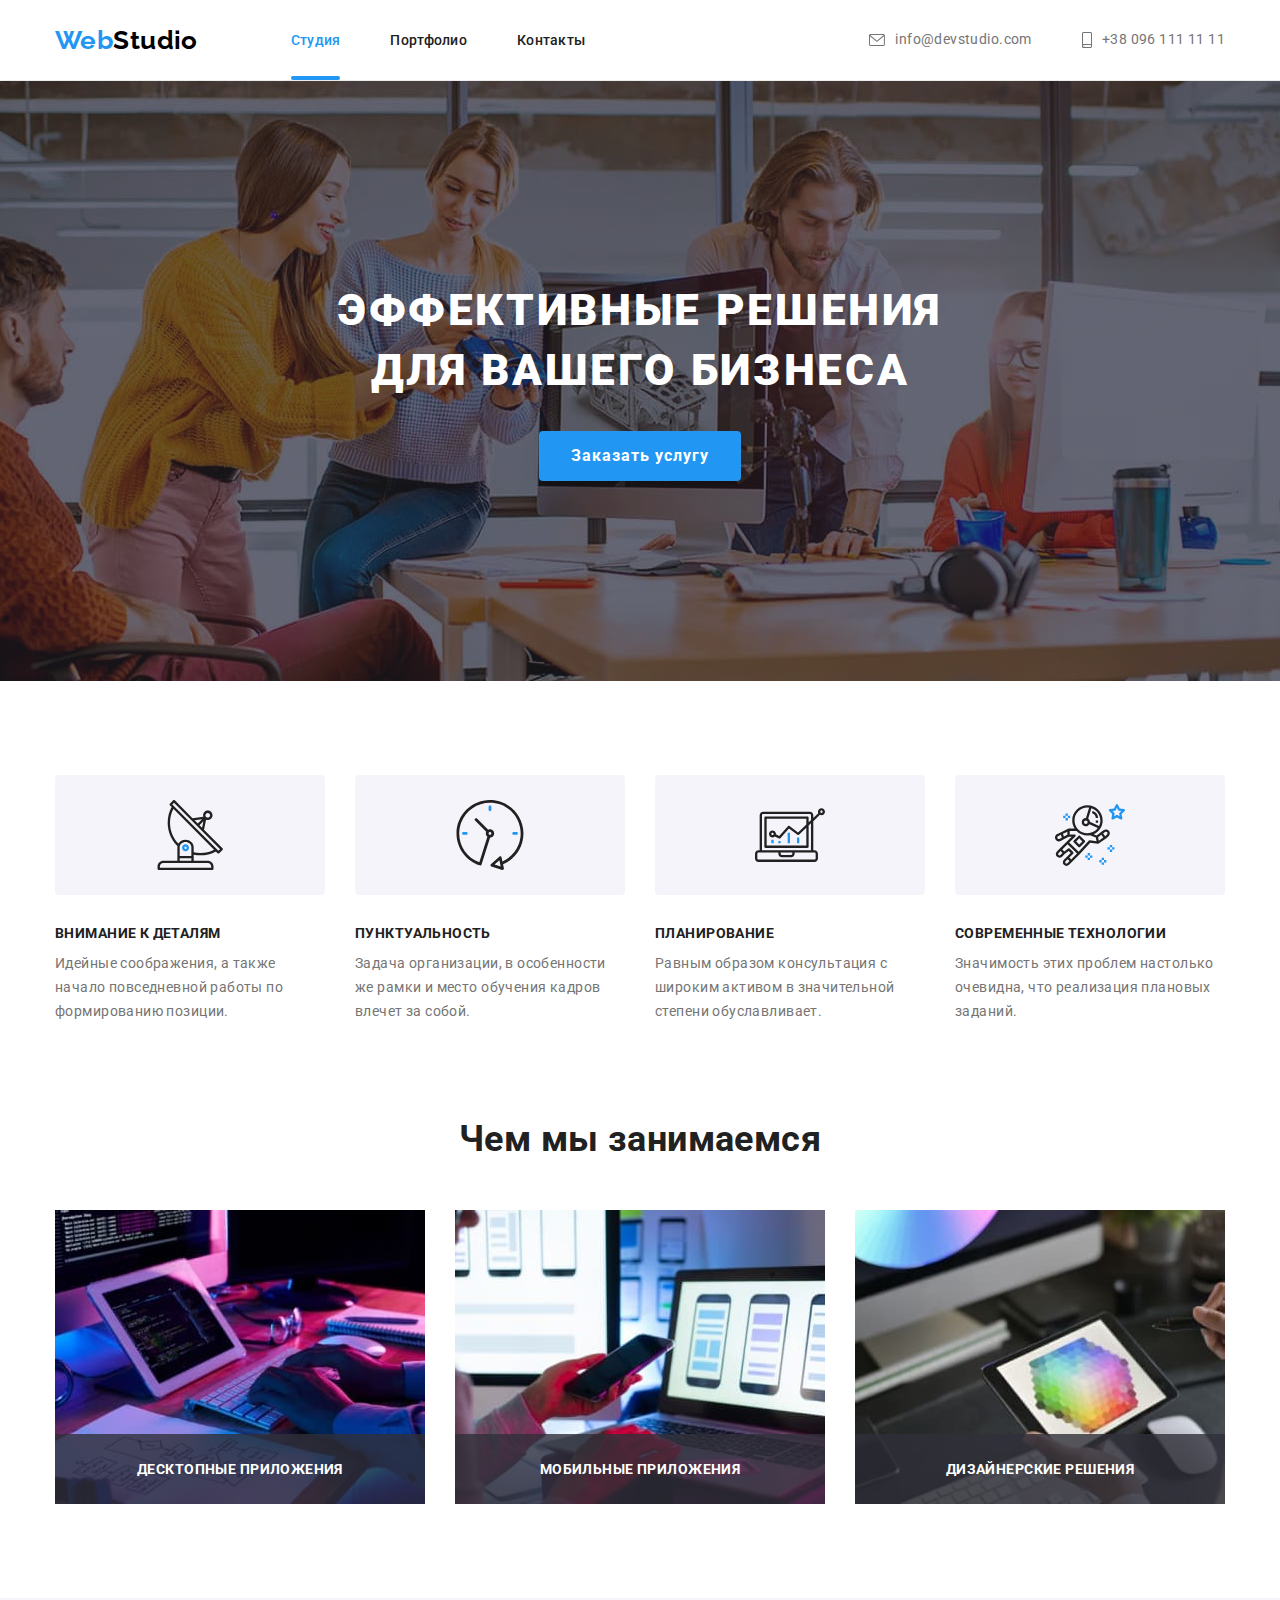
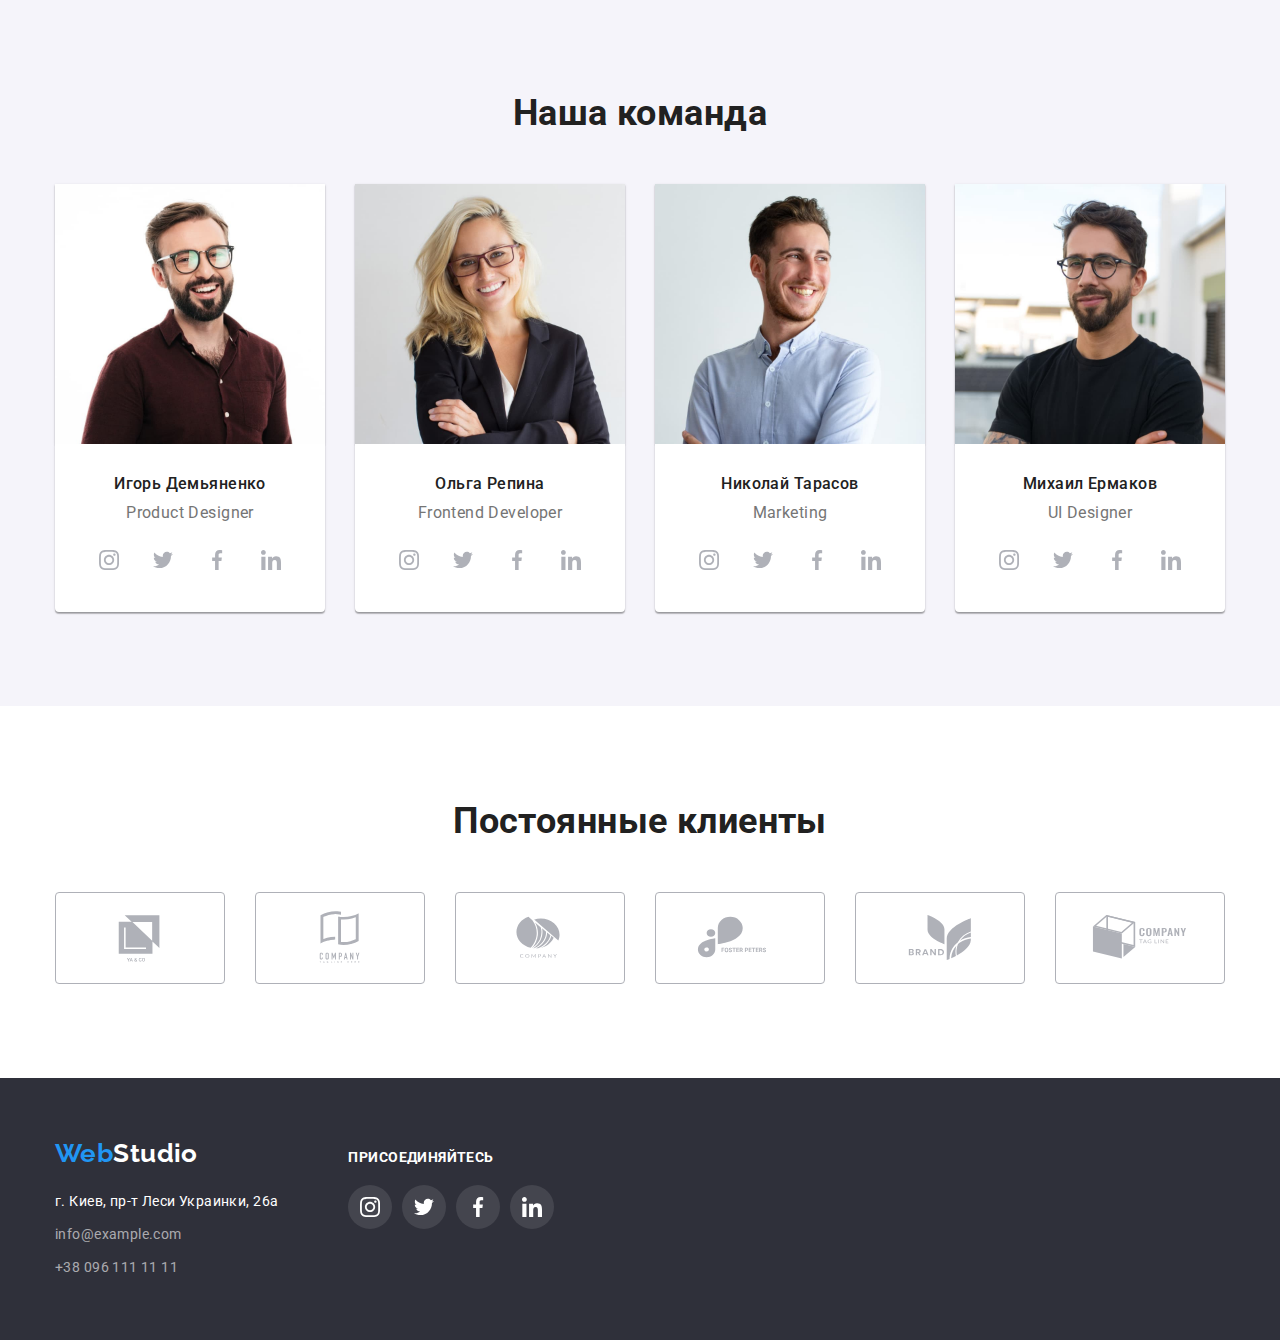
<file: index.html>
<!DOCTYPE html>
<html lang="ru">
  <head>
    <meta charset="UTF-8" />
    <meta http-equiv="X-UA-Compatible" content="IE=edge" />
    <meta name="viewport" content="width=device-width, initial-scale=1.0" />

    <title>Document</title>

    <link rel="preconnect" href="https://fonts.googleapis.com" />
    <link rel="preconnect" href="https://fonts.gstatic.com" crossorigin />
    <link
      href="https://fonts.googleapis.com/css2?family=Raleway:wght@700&family=Roboto:wght@400;500;700;900&display=swap"
      rel="stylesheet"
    />
    <link
      rel="stylesheet"
      href="https://cdnjs.cloudflare.com/ajax/libs/modern-normalize/1.1.0/modern-normalize.min.css"
    />
    <link rel="stylesheet" href="./css/styles.css" />
  </head>

  <body>
    <!-- !Шапка -->

    <header class="header">
      <div class="container main-nav">
        <nav class="container-nav">
          <a class="logo" href="./index.html">Web<span class="logo-dark">Studio</span></a>

          <ul class="nav">
            <li class="nav-item">
              <a class="nav-link current" href="./index.html">Студия</a>
            </li>
            <li class="nav-item"><a class="nav-link" href="./portfolio.html">Портфолио</a></li>
            <li class="nav-item"><a class="nav-link" href="">Контакты</a></li>
          </ul>
        </nav>

        <ul class="contact">
          <li class="contact-item">
            <a class="contact-link" href="mailto:info@devstudio.com">
              <svg class="contact-icon" width="16px" height="12px">
                <use href="./imeges/icons.svg#icon-envelope"></use>
              </svg>
              info@devstudio.com</a
            >
          </li>
          <li class="contact-item">
            <a class="contact-link" href="tel:+380961111111">
              <svg class="contact-icon" width="10px" height="16px">
                <use href="./imeges/icons.svg#icon-smartphone"></use>
              </svg>
              +38 096 111 11 11</a
            >
          </li>
        </ul>
      </div>
    </header>

    <main>
      <!-- !Герой -->

      <section class="hero">
        <div class="container">
          <h1 class="title">Эффективные решения для вашего бизнеса</h1>
          <button class="btn-main btn" type="button" data-modal-open>Заказать услугу</button>
        </div>
      </section>

      <!-- !Список качеств-->
      <section class="section">
        <div class="container">
          <h2 class="visually-hidden">Список качеств</h2>
          <ul class="qualities-list">
            <li class="qualities-item">
              <div class="qualities-img">
                <svg class="qualities-icon" width="70px" height="70px">
                  <use href="./imeges/icons.svg#icon-lamp"></use>
                </svg>
              </div>
              <h3 class="qualities-title">Внимание к деталям</h3>
              <p class="qualities-text">
                Идейные соображения, а также начало повседневной работы по формированию позиции.
              </p>
            </li>
            <li class="qualities-item">
              <div class="qualities-img">
                <svg class="qualities-icon" width="70px" height="70px">
                  <use href="./imeges/icons.svg#icon-clock"></use>
                </svg>
              </div>
              <h3 class="qualities-title">Пунктуальность</h3>
              <p class="qualities-text">
                Задача организации, в особенности же рамки и место обучения кадров влечет за собой.
              </p>
            </li>
            <li class="qualities-item">
              <div class="qualities-img">
                <svg class="qualities-icon" width="70px" height="70px">
                  <use href="./imeges/icons.svg#icon-comp"></use>
                </svg>
              </div>
              <h3 class="qualities-title">Планирование</h3>
              <p class="qualities-text">
                Равным образом консультация с широким активом в значительной степени обуславливает.
              </p>
            </li>
            <li class="qualities-item">
              <div class="qualities-img">
                <svg class="qualities-icon" width="70px" height="70px">
                  <use href="./imeges/icons.svg#icon-cosmo"></use>
                </svg>
              </div>
              <h3 class="qualities-title">Современные технологии</h3>
              <p class="qualities-text">
                Значимость этих проблем настолько очевидна, что реализация плановых заданий.
              </p>
            </li>
          </ul>
        </div>
      </section>

      <!-- !Список примеров -->

      <section class="section none">
        <div class="container">
          <h2 class="examples-title">Чем мы занимаемся</h2>
          <ul class="examples">
            <li class="examples-pict">
              <img src="./imeges/img1.jpg" alt="work computer" width="370" />
				  <div class="thumb">
					  <h3 class="thumb-title">Десктопные приложения</h3>
				  </div>
            </li>
            <li class="examples-pict">
              <img src="./imeges/img2.jpg" alt="work phone" width="370" />
				  <div class="thumb">
					<h3 class="thumb-title">Мобильные приложения</h3>
				</div>
            </li>
            <li class="examples-pict">
              <img src="./imeges/img3.jpg" alt="work tab" width="370" />
				  <div class="thumb">
					<h3 class="thumb-title">Дизайнерские решения</h3>
				</div>
            </li>
          </ul>
        </div>
      </section>

      <!-- !Наша команда -->
      <section class="section background">
        <div class="container">
          <h2 class="team-title">Наша команда</h2>

          <ul class="team">
            <li class="team-box">
              <img class="shadow" src="./imeges/foto1.jpg" alt="Product Designer" width="270" />
              <div class="box-name">
                <h3 class="team-name">Игорь Демьяненко</h3>
                <p lang="en" class="team-proff">Product Designer</p>
                <ul class="team-social-list">
                  <li class="team-social-item">
                    <a href="" class="team-link social">
                      <svg class="team-social-icon" width="20" height="20">
                        <use href="./imeges/icons.svg#icon-instagram"></use>
                      </svg>
                    </a>
                  </li>
                  <li class="team-social-item">
                    <a href="" class="team-link social">
                      <svg class="team-social-icon" width="20" height="20">
                        <use href="./imeges/icons.svg#icon-twitter"></use>
                      </svg>
                    </a>
                  </li>
                  <li class="team-social-item">
                    <a href="" class="team-link social">
                      <svg class="team-social-icon" width="20" height="20">
                        <use href="./imeges/icons.svg#icon-facebook"></use>
                      </svg>
                    </a>
                  </li>
                  <li class="team-social-item">
                    <a href="" class="team-link social">
                      <svg class="team-social-icon" width="20" height="20">
                        <use href="./imeges/icons.svg#icon-linkedin"></use>
                      </svg>
                    </a>
                  </li>
                </ul>
              </div>
            </li>

            <li class="team-box">
              <img class="shadow" src="./imeges/foto2.jpg" alt="Frontend Developer" width="270" />
              <div class="box-name">
                <h3 class="team-name">Ольга Репина</h3>
                <p lang="en" class="team-proff">Frontend Developer</p>
                <ul class="team-social-list">
                  <li class="team-social-item">
                    <a href="" class="team-link social">
                      <svg class="team-social-icon" width="20" height="20">
                        <use href="./imeges/icons.svg#icon-instagram"></use>
                      </svg>
                    </a>
                  </li>
                  <li class="team-social-item">
                    <a href="" class="team-link social">
                      <svg class="team-social-icon" width="20" height="20">
                        <use href="./imeges/icons.svg#icon-twitter"></use>
                      </svg>
                    </a>
                  </li>
                  <li class="team-social-item">
                    <a href="" class="team-link social">
                      <svg class="team-social-icon" width="20" height="20">
                        <use href="./imeges/icons.svg#icon-facebook"></use>
                      </svg>
                    </a>
                  </li>
                  <li class="team-social-item">
                    <a href="" class="team-link social">
                      <svg class="team-social-icon" width="20" height="20">
                        <use href="./imeges/icons.svg#icon-linkedin"></use>
                      </svg>
                    </a>
                  </li>
                </ul>
              </div>
            </li>

            <li class="team-box">
              <img class="shadow" src="./imeges/foto3.jpg" alt="Marketing" width="270" />
              <div class="box-name">
                <h3 class="team-name">Николай Тарасов</h3>
                <p lang="en" class="team-proff">Marketing</p>
                <ul class="team-social-list">
                  <li class="team-social-item">
                    <a href="" class="team-link social">
                      <svg class="team-social-icon" width="20" height="20">
                        <use href="./imeges/icons.svg#icon-instagram"></use>
                      </svg>
                    </a>
                  </li>
                  <li class="team-social-item">
                    <a href="" class="team-link social">
                      <svg class="team-social-icon" width="20" height="20">
                        <use href="./imeges/icons.svg#icon-twitter"></use>
                      </svg>
                    </a>
                  </li>
                  <li class="team-social-item">
                    <a href="" class="team-link social">
                      <svg class="team-social-icon" width="20" height="20">
                        <use href="./imeges/icons.svg#icon-facebook"></use>
                      </svg>
                    </a>
                  </li>
                  <li class="team-social-item">
                    <a href="" class="team-link social">
                      <svg class="team-social-icon" width="20" height="20">
                        <use href="./imeges/icons.svg#icon-linkedin"></use>
                      </svg>
                    </a>
                  </li>
                </ul>
              </div>
            </li>

            <li class="team-box">
              <img class="shadow" src="./imeges/foto4.jpg" alt="UI Designer" width="270" />
              <div class="box-name">
                <h3 class="team-name">Михаил Ермаков</h3>
                <p lang="en" class="team-proff">UI Designer</p>
                <ul class="team-social-list">
                  <li class="team-social-item">
                    <a href="" class="team-link social">
                      <svg class="team-social-icon" width="20" height="20">
                        <use href="./imeges/icons.svg#icon-instagram"></use>
                      </svg>
                    </a>
                  </li>
                  <li class="team-social-item">
                    <a href="" class="team-link social">
                      <svg class="team-social-icon" width="20" height="20">
                        <use href="./imeges/icons.svg#icon-twitter"></use>
                      </svg>
                    </a>
                  </li>
                  <li class="team-social-item">
                    <a href="" class="team-link social">
                      <svg class="team-social-icon" width="20" height="20">
                        <use href="./imeges/icons.svg#icon-facebook"></use>
                      </svg>
                    </a>
                  </li>
                  <li class="team-social-item">
                    <a href="" class="team-link social">
                      <svg class="team-social-icon" width="20" height="20">
                        <use href="./imeges/icons.svg#icon-linkedin"></use>
                      </svg>
                    </a>
                  </li>
                </ul>
              </div>
            </li>
          </ul>
        </div>
      </section>

      <section class="section">
        <div class="container">
          <h2 class="client-title">Постоянные клиенты</h2>
          <ul class="client-list">
            <li class="client-item">
              <a href="" class="client-link">
                <svg class="client-icon" width="106" height="60">
                  <use href="./imeges/icons.svg#icon-LogoY"></use>
                </svg>
              </a>
            </li>
            <li class="client-item">
              <a href="" class="client-link">
                <svg class="client-icon" width="106" height="60">
                  <use href="./imeges/icons.svg#icon-LogoTigLine"></use>
                </svg>
              </a>
            </li>
            <li class="client-item">
              <a href="" class="client-link">
                <svg class="client-icon" width="106" height="60">
                  <use href="./imeges/icons.svg#icon-Logocompany"></use>
                </svg>
              </a>
            </li>
            <li class="client-item">
              <a href="" class="client-link">
                <svg class="client-icon" width="106" height="60">
                  <use href="./imeges/icons.svg#icon-Logofoster"></use>
                </svg>
              </a>
            </li>
            <li class="client-item">
              <a href="" class="client-link">
                <svg class="client-icon" width="106" height="60">
                  <use href="./imeges/icons.svg#icon-Logobrand"></use>
                </svg>
              </a>
            </li>
            <li class="client-item">
              <a href="" class="client-link">
                <svg class="client-icon" width="106" height="60">
                  <use href="./imeges/icons.svg#icon-Logocub"></use>
                </svg>
              </a>
            </li>
          </ul>
        </div>
      </section>
    </main>

    <!--!footer -->
    <footer class="footer">
      <div class="container flex-footer">
        <div class="address-footer">
          <a class="logo" href="./index.html">Web<span class="logo-light">Studio</span></a>

          <address class="main-address">
            <ul class="address">
              <li class="map-item">
                <a
                  class="map-link"
                  href="https://goo.gl/maps/Zfk1go88PQ9JeGADA"
                  target="_blank"
                  rel="noopener noreferrer"
                  >г. Киев, пр-т Леси Украинки, 26a</a
                >
              </li>
              <li class="address-item">
                <a class="address-link" href="mailto:info@example.com">info@example.com</a>
              </li>
              <li class="address-item">
                <a class="address-link" href="tel:+380961111111">+38 096 111 11 11</a>
              </li>
            </ul>
          </address>
        </div>

        <div class="social-footer">
          <h3 class="footer-social-title">Присоединяйтесь</h3>
          <ul class="footer-social-list">
            <li class="footer-social-item">
              <a href="" class="footer-link social">
                <svg class="team-social-icon" width="20" height="20">
                  <use href="./imeges/icons.svg#icon-instagram"></use>
                </svg>
              </a>
            </li>
            <li class="footer-social-item">
              <a href="" class="footer-link social">
                <svg class="team-social-icon" width="20" height="20">
                  <use href="./imeges/icons.svg#icon-twitter"></use>
                </svg>
              </a>
            </li>
            <li class="footer-social-item">
              <a href="" class="footer-link social">
                <svg class="team-social-icon" width="20" height="20">
                  <use href="./imeges/icons.svg#icon-facebook"></use>
                </svg>
              </a>
            </li>
            <li class="footer-social-item">
              <a href="" class="footer-link social">
                <svg class="team-social-icon" width="20" height="20">
                  <use href="./imeges/icons.svg#icon-linkedin"></use>
                </svg>
              </a>
            </li>
          </ul>
        </div>
      </div>
    </footer>

    <div class="backdrop is-hidden"data-modal>
      <div class="modal">
        <button class="button-modal" data-modal-close>
			<svg class="team-social-icon" width="18" height="18">
				<use href="./imeges/icons.svg#icon-close-black"></use>
			 </svg>
		  </button>
      </div>
    </div>
    <script src="./modal.js"></script>
  </body>
</html>
</file>
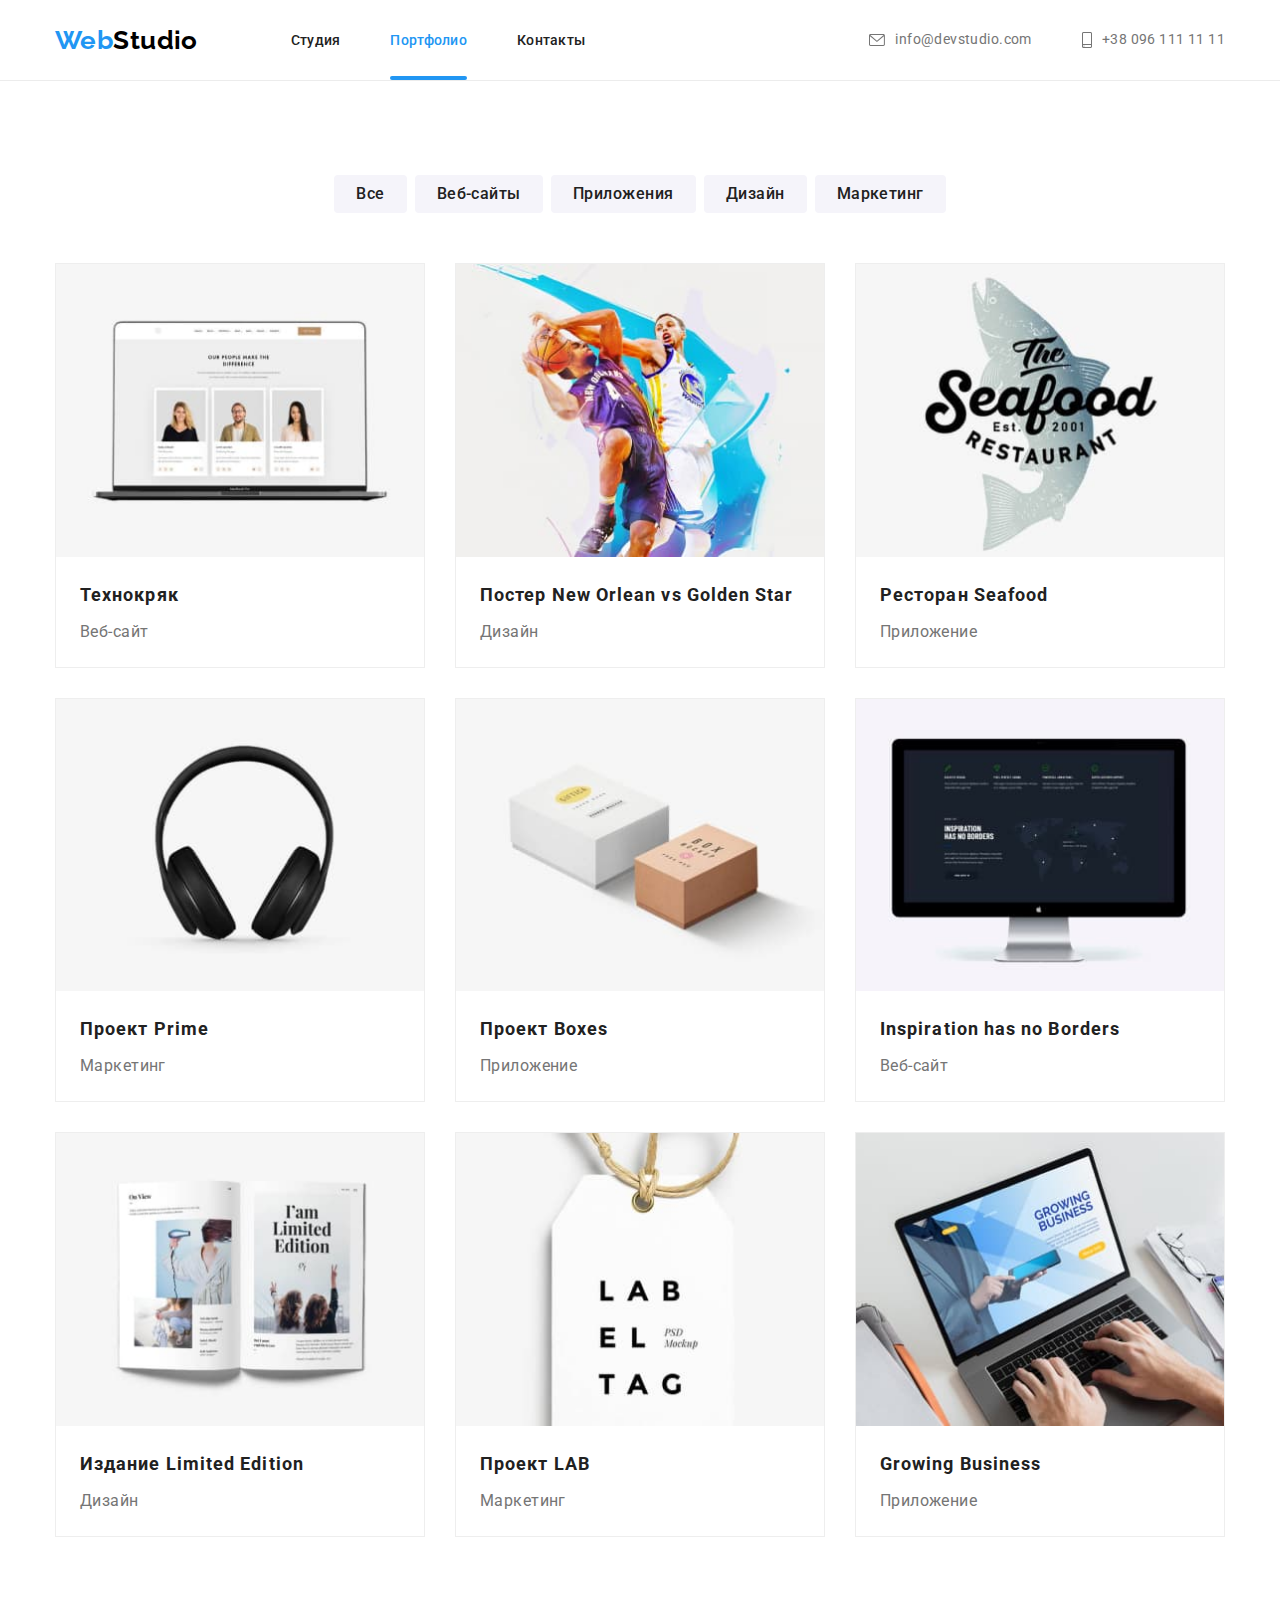
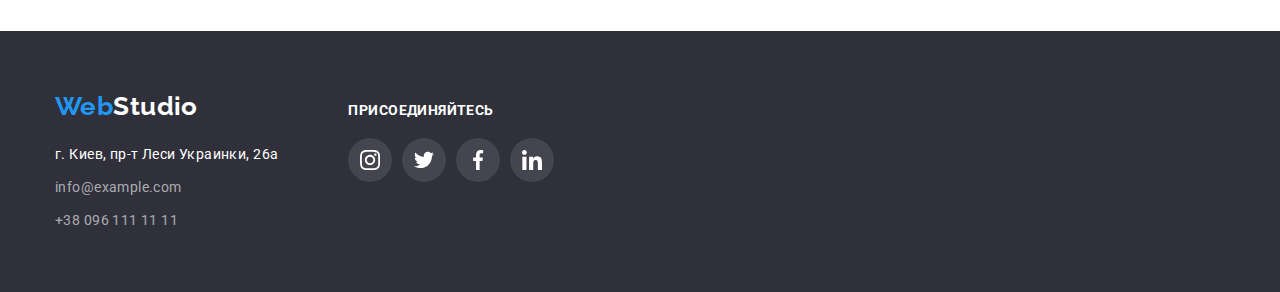
<file: portfolio.html>
<!DOCTYPE html>
<html lang="ru">
  <head>
    <meta charset="UTF-8" />
    <meta http-equiv="X-UA-Compatible" content="IE=edge" />
    <meta name="viewport" content="width=device-width, initial-scale=1.0" />

    <title>Document</title>

    <link rel="preconnect" href="https://fonts.googleapis.com" />
    <link rel="preconnect" href="https://fonts.gstatic.com" crossorigin />
    <link
      href="https://fonts.googleapis.com/css2?family=Raleway:wght@700&family=Roboto:wght@400;500;700;900&display=swap"
      rel="stylesheet"
    />
    <link
      rel="stylesheet"
      href="https://cdnjs.cloudflare.com/ajax/libs/modern-normalize/1.1.0/modern-normalize.min.css"
    />
    <link rel="stylesheet" href="./css/styles.css" />
  </head>

  <body>
    <!-- !Шапка -->

    <header class="header">
      <div class="container main-nav">
        <nav class="container-nav">
          <a class="logo" href="./index.html">Web<span class="logo-dark">Studio</span></a>

          <ul class="nav">
            <li class="nav-item">
              <a class="nav-link" href="./index.html">Студия</a>
            </li>
            <li class="nav-item">
              <a class="nav-link current" href="./portfolio.html">Портфолио</a>
            </li>
            <li class="nav-item"><a class="nav-link" href="">Контакты</a></li>
          </ul>
        </nav>

        <ul class="contact">
          <li class="contact-item">
            <a class="contact-link" href="mailto:info@devstudio.com">
              <svg class="contact-icon" width="16px" height="12px">
                <use href="./imeges/icons.svg#icon-envelope"></use>
              </svg>
              info@devstudio.com</a
            >
          </li>
          <li class="contact-item">
            <a class="contact-link" href="tel:+380961111111">
              <svg class="contact-icon" width="10px" height="16px">
                <use href="./imeges/icons.svg#icon-smartphone"></use>
              </svg>
              +38 096 111 11 11</a
            >
          </li>
        </ul>
      </div>
    </header>

    <main>
      <!-- !Portfolio -->
      <section class="section">
        <div class="container">
          <h1 class="visually-hidden">Portfolio</h1>
          <ul class="btn-list">
            <li class="btn-item">
              <button class="btn-portfolio btn" type="button">Все</button>
            </li>
            <li class="btn-item">
              <button class="btn-portfolio btn" type="button">Веб-сайты</button>
            </li>
            <li class="btn-item">
              <button class="btn-portfolio btn" type="button">Приложения</button>
            </li>
            <li class="btn-item">
              <button class="btn-portfolio btn" type="button">Дизайн</button>
            </li>
            <li class="btn-item">
              <button class="btn-portfolio btn" type="button">Маркетинг</button>
            </li>
          </ul>

          <ul class="pictures">
            <li class="pictures-li">
              <a href="" class="pictures-link">
                <div class="pictures-thumb">
                  <img src="./imeges/tehnokryak.jpg" alt="tehnokryak" width="370" />
                  <div class="pictures-overlay">
                    <p class="pictures-text">
                      Технокряк это современная площадка распространения коронавируса. Компании
                      используют эту платформу для цифрового шпионажа и атак на защищённые сервера
                      конкурентов.
                    </p>
                  </div>
                </div>
                <div class="pictures-box">
                  <h2 class="title-project">Технокряк</h2>
                  <p class="text-project">Веб-сайт</p>
                </div>
              </a>
            </li>

            <li class="pictures-li">
              <a href="" class="pictures-link">
                <div class="pictures-thumb">
                  <img src="./imeges/poster.jpg" alt="poster" width="370" />
                  <div class="pictures-overlay">
                    <p class="pictures-text">
                      Технокряк это современная площадка распространения коронавируса. Компании
                      используют эту платформу для цифрового шпионажа и атак на защищённые сервера
                      конкурентов.
                    </p>
                  </div>
                </div>
                <div class="pictures-box">
                  <h2 class="title-project">Постер New Orlean vs Golden Star</h2>
                  <p class="text-project">Дизайн</p>
                </div>
              </a>
            </li>

            <li class="pictures-li">
              <a href="" class="pictures-link">
                <div class="pictures-thumb">
                  <img src="./imeges/seafood.jpg" alt="seafood" width="370" />
                  <div class="pictures-overlay">
                    <p class="pictures-text">
                      Технокряк это современная площадка распространения коронавируса. Компании
                      используют эту платформу для цифрового шпионажа и атак на защищённые сервера
                      конкурентов.
                    </p>
                  </div>
                </div>
                <div class="pictures-box">
                  <h2 class="title-project">Ресторан Seafood</h2>
                  <p class="text-project">Приложение</p>
                </div>
              </a>
            </li>

            <li class="pictures-li">
              <a href="" class="pictures-link">
					<div class="pictures-thumb">
                <img src="./imeges/prime.jpg" alt="prime" width="370" />
					 <div class="pictures-overlay">
						<p class="pictures-text">
						  Технокряк это современная площадка распространения коронавируса. Компании
						  используют эту платформу для цифрового шпионажа и атак на защищённые сервера
						  конкурентов.
						</p>
					 </div>
				  </div>
                <div class="pictures-box">
                  <h2 class="title-project">Проект Prime</h2>
                  <p class="text-project">Маркетинг</p>
                </div>
              </a>
            </li>
           
				<li class="pictures-li">
              <a href="" class="pictures-link">
					<div class="pictures-thumb">
                <img src="./imeges/boxes.jpg" alt="boxes" width="370" />
					 <div class="pictures-overlay">
						<p class="pictures-text">
						  Технокряк это современная площадка распространения коронавируса. Компании
						  используют эту платформу для цифрового шпионажа и атак на защищённые сервера
						  конкурентов.
						</p>
					 </div>
				  </div>
                <div class="pictures-box">
                  <h2 class="title-project">Проект Boxes</h2>
                  <p class="text-project">Приложение</p>
                </div>
              </a>
            </li>

            <li class="pictures-li">
              <a href="" class="pictures-link">
					<div class="pictures-thumb">
                <img src="./imeges/inspiration.jpg" alt="inspiration" width="370" />
					 <div class="pictures-overlay">
						<p class="pictures-text">
						  Технокряк это современная площадка распространения коронавируса. Компании
						  используют эту платформу для цифрового шпионажа и атак на защищённые сервера
						  конкурентов.
						</p>
					 </div>
				  </div>
                <div class="pictures-box">
                  <h2 class="title-project">Inspiration has no Borders</h2>
                  <p class="text-project">Веб-сайт</p>
                </div>
              </a>
            </li>

            <li class="pictures-li">
              <a href="" class="pictures-link">
					<div class="pictures-thumb">
                <img src="./imeges/limited.jpg" alt="limited" width="370" />
					 <div class="pictures-overlay">
						<p class="pictures-text">
						  Технокряк это современная площадка распространения коронавируса. Компании
						  используют эту платформу для цифрового шпионажа и атак на защищённые сервера
						  конкурентов.
						</p>
					 </div>
				  </div>
                <div class="pictures-box">
                  <h2 class="title-project">Издание Limited Edition</h2>
                  <p class="text-project">Дизайн</p>
                </div>
              </a>
            </li>

            <li class="pictures-li">
              <a href="" class="pictures-link">
					<div class="pictures-thumb">
                <img src="./imeges/lab.jpg" alt="lab" width="370" />
					 <div class="pictures-overlay">
						<p class="pictures-text">
						  Технокряк это современная площадка распространения коронавируса. Компании
						  используют эту платформу для цифрового шпионажа и атак на защищённые сервера
						  конкурентов.
						</p>
					 </div>
				  </div>
                <div class="pictures-box">
                  <h2 class="title-project">Проект LAB</h2>
                  <p class="text-project">Маркетинг</p>
                </div>
              </a>
            </li>

            <li class="pictures-li">
              <a href="" class="pictures-link">
					<div class="pictures-thumb">
                <img src="./imeges/business.jpg" alt="business" width="370" />
					 <div class="pictures-overlay">
						<p class="pictures-text">
						  Технокряк это современная площадка распространения коронавируса. Компании
						  используют эту платформу для цифрового шпионажа и атак на защищённые сервера
						  конкурентов.
						</p>
					 </div>
				  </div>
                <div class="pictures-box">
                  <h2 class="title-project">Growing Business</h2>
                  <p class="text-project">Приложение</p>
                </div>
              </a>
            </li>
          </ul>
        </div>
      </section>
    </main>

    <!--!footer -->
    <footer class="footer">
      <div class="container flex-footer">
        <div class="address-footer">
          <a class="logo" href="./index.html">Web<span class="logo-light">Studio</span></a>

          <address class="main-address">
            <ul class="address">
              <li class="map-item">
                <a
                  class="map-link"
                  href="https://goo.gl/maps/Zfk1go88PQ9JeGADA"
                  target="_blank"
                  rel="noopener noreferrer"
                  >г. Киев, пр-т Леси Украинки, 26a</a
                >
              </li>
              <li class="address-item">
                <a class="address-link" href="mailto:info@example.com">info@example.com</a>
              </li>
              <li class="address-item">
                <a class="address-link" href="tel:+380961111111">+38 096 111 11 11</a>
              </li>
            </ul>
          </address>
        </div>

        <div class="social-footer">
          <h3 class="footer-social-title">Присоединяйтесь</h3>
          <ul class="footer-social-list">
            <li class="footer-social-item">
              <a href="" class="footer-link social">
                <svg class="team-social-icon" width="20" height="20">
                  <use href="./imeges/icons.svg#icon-instagram"></use>
                </svg>
              </a>
            </li>
            <li class="footer-social-item">
              <a href="" class="footer-link social">
                <svg class="team-social-icon" width="20" height="20">
                  <use href="./imeges/icons.svg#icon-twitter"></use>
                </svg>
              </a>
            </li>
            <li class="footer-social-item">
              <a href="" class="footer-link social">
                <svg class="team-social-icon" width="20" height="20">
                  <use href="./imeges/icons.svg#icon-facebook"></use>
                </svg>
              </a>
            </li>
            <li class="footer-social-item">
              <a href="" class="footer-link social">
                <svg class="team-social-icon" width="20" height="20">
                  <use href="./imeges/icons.svg#icon-linkedin"></use>
                </svg>
              </a>
            </li>
          </ul>
        </div>
      </div>
    </footer>
  </body>
</html>
</file>
<file: css/styles.css>
:root {
  --main-text-color: #757575;
  --second-text-color: #212121;
  --accent-text-color: #2196f3;
  --white-text-color: #ffffff;
  --background-box-dark: #2f303a;
  --background-box-light: #f5f4fa;
  --margin-cards-thirty: 30px;
  --color-icon-main: #afb1b8;
  --timing-function: cubic-bezier(0.4, 0, 0.2, 1);
}

html {
  box-sizing: border-box;
}
button {
  cursor: pointer;
}

body {
  margin: 0;
  font-family: 'Roboto', 'sans-serif';
  color: var(--main-text-color);
  background-color: var(--white-text-color);
  font-size: 14px;
  line-height: 1.71;
  letter-spacing: 0.03em;
}

img {
  display: block;
  height: auto;
  max-width: 100%;
}

p,
h1,
h2,
h3 {
  margin: 0;
}

a {
  text-decoration: none;
}

ul {
  list-style: none;
  padding: 0;
  margin: 0;
}

.container {
  width: 1200px;
  padding-left: 15px;
  padding-right: 15px;
  margin-left: auto;
  margin-right: auto;
}
.section {
  padding-top: 94px;
  padding-bottom: 94px;
}

.btn {
  display: inline-block;
  border-radius: 4px;
  border: transparent;
  font-size: 16px;
}

.social {
  width: 44px;
  height: 44px;
  display: flex;
  justify-content: center;
  align-items: center;
  border-radius: 50%;
}

/* !header */
.header {
  border-bottom: 1px solid #ececec;
}

.container-nav,
.main-nav {
  display: flex;
  align-items: center;
}

.nav {
  display: flex;
  margin-left: 93px;
}

.nav-item:not(:last-child) {
  margin-right: 50px;
}

.nav-link {
  display: block;
  padding-top: 32px;
  padding-bottom: 32px;
  color: var(--second-text-color);
  font-weight: 500;
  line-height: 1.17;
  letter-spacing: 0.02em;
  transition: color 250ms var(--timing-function);
}

.logo {
  color: var(--accent-text-color);
  font-family: 'Raleway', 'sans-serif';
  font-weight: 700;
  font-size: 26px;
  line-height: 1.19;
}

.logo-dark {
  color: #000000;
}
.contact {
  display: flex;
  margin-left: auto;
}

.contact .contact-item + .contact-item {
  margin-left: 50px;
}

.contact-item {
  display: flex;
  flex-direction: row-reverse;
  align-items: center;
}

.contact-link {
  display: flex;
  align-items: center;
  color: var(--main-text-color);
  transition: color 250ms var(--timing-function);
}

.contact-icon {
  fill: currentColor;
  margin-right: 10px;
}

.nav-link:focus,
.nav-link:hover,
.contact-link:focus,
.contact-link:hover {
  color: var(--accent-text-color);
}

.current {
  position: relative;
  color: var(--accent-text-color);
}
.current::after {
  position: absolute;
  content: '';
  display: block;
  left: 0;
  bottom: 0;
  width: 100%;
  height: 4px;
  border-radius: 2px;
  background-color: var(--accent-text-color);
}

/* !Hero index*/
.hero {
  max-width: 1600px;
  height: 600px;
  background-image: linear-gradient(to right, rgba(47, 48, 58, 0.4), rgba(47, 48, 58, 0.4)),
    url(../imeges/offise.jpg);
  padding-top: 200px;
  padding-bottom: 200px;
  margin-left: auto;
  margin-right: auto;
  text-align: center;
  background-repeat: no-repeat;
  background-size: cover;
  background-position: center;
}

.title {
  width: 700px;
  margin-left: auto;
  margin-right: auto;
  margin-bottom: var(--margin-cards-thirty);
  color: var(--white-text-color);
  font-size: 44px;
  font-weight: 900;
  line-height: 1.36;
  letter-spacing: 0.06em;
  text-align: center;
  text-transform: uppercase;
}

.btn-main {
  padding: 10px 32px;
  color: var(--white-text-color);
  background-color: var(--accent-text-color);
  font-weight: 700;
  line-height: 1.87;
  letter-spacing: 0.06em;
  box-shadow: 0 4px 4px rgba(0, 0, 0, 0.15);
  transition: background-color 250ms var(--timing-function), box-shadow 250ms var(--timing-function);
}

.btn-main:focus,
.btn-main:hover {
  background-color: #188ce8;
  box-shadow: 0 4px 4px rgba(0, 0, 0, 0.15);
}

/* !main index*/

.visually-hidden {
  position: absolute;
  white-space: nowrap;
  width: 1px;
  height: 1px;
  overflow: hidden;
  border: 0;
  padding: 0;
  clip: rect(0 0 0 0);
  clip-path: inset(50%);
  margin: -1px;
}

.qualities-list {
  display: flex;
  flex-wrap: wrap;
}

.qualities-item {
  width: 270px;
  margin-right: var(--margin-cards-thirty);
}

.qualities-item:last-child {
  margin-right: 0;
}

.qualities-img {
  display: flex;
  justify-content: center;
  align-items: center;
  height: 120px;
  border-radius: 4px;
  background-color: var(--background-box-light);
}

.qualities-title {
  margin-top: var(--margin-cards-thirty);
  margin-bottom: 10px;
  color: var(--second-text-color);
  font-size: 14px;
  line-height: 1.17;
  text-transform: uppercase;
}

.examples,
.team {
  display: flex;
  flex-wrap: wrap;
  margin-top: 50px;
}

.section.none {
  padding-top: 0;
}

.examples-pict {
  position: relative;
  width: calc ((100% - 60px) / 3);
  margin-right: var(--margin-cards-thirty);
}

.examples-pict:last-child {
  margin-right: 0;
}

.thumb {
  position: absolute;
  bottom: 0;
  left: 0;
  width: 370px;
  height: 70px;
}

.thumb::before {
  position: absolute;
  content: '';
  width: 370px;
  height: 70px;
  background-color: rgba(47, 48, 58, 0.8);
}

.thumb-title {
  position: absolute;
  top: 0;
  width: 100%;
  margin-top: 27px;
  text-align: center;
  font-size: 14px;
  line-height: 1.17;
  text-transform: uppercase;
  color: var(--white-text-color);
}

.section.background {
  background-color: var(--background-box-light);
}

.team-box {
  width: calc((100% - 90px) / 4);
  margin-right: var(--margin-cards-thirty);
}

.team-box:last-child {
  margin-right: 0;
}

.team-title,
.examples-title,
.client-title {
  color: var(--second-text-color);
  font-size: 36px;
  line-height: 1.17;
  text-align: center;
}

.box-name {
  background-color: var(--white-text-color);
  padding-top: 30px;
  padding-bottom: 30px;
  border-radius: 0 0 4px 4px;
  box-shadow: 0px 2px 1px rgba(0, 0, 0, 0.2), 0px 1px 1px rgba(0, 0, 0, 0.14),
    0px 1px 3px rgba(0, 0, 0, 0.12);
}
.shadow {
  box-shadow: 0px 2px 1px rgba(0, 0, 0, 0.2), 0px 1px 1px rgba(0, 0, 0, 0.14),
    0px 1px 3px rgba(0, 0, 0, 0.12);
}

.team-name,
.team-proff {
  color: var(--second-text-color);
  font-size: 16px;
  font-weight: 500;
  line-height: 1.19;
  text-align: center;
}

.team-proff {
  margin-top: 10px;
  margin-bottom: 16px;
  font-weight: 400;
  color: var(--main-text-color);
}

.team-social-list {
  display: flex;
  justify-content: center;
}

.team-social-item + .team-social-item {
  margin-left: 10px;
}

.team-link {
  background-color: var(--white-text-color);
  color: var(--color-icon-main);
  transition: color 250ms var(--timing-function), background-color 250ms var(--timing-function);
}

.team-social-icon {
  fill: currentColor;
}

.team-link:hover,
.team-link:focus {
  background-color: var(--accent-text-color);
  color: var(--white-text-color);
}

.client-list {
  display: flex;
  margin-top: 50px;
}

.client-item + .client-item {
  margin-left: 30px;
}

.client-link {
  width: 170px;
  height: 92px;
  background-color: var(--white-text-color);
  display: flex;
  justify-content: center;
  align-items: center;
  border: 1px solid var(--color-icon-main);
  border-radius: 4px;
  color: var(--color-icon-main);
  transition: color 250ms var(--timing-function), border-color 250ms var(--timing-function);
}

.client-icon {
  fill: currentColor;
}

.client-link:focus,
.client-link:hover {
  border-color: var(--accent-text-color);
  color: var(--accent-text-color);
}

/* !footer */
.footer {
  background-color: var(--background-box-dark);
  padding-top: 60px;
  padding-bottom: 60px;
}

.flex-footer {
  display: flex;
  align-items: baseline;
}

.address-footer {
  margin-right: 70px;
}
.main-address {
  margin-top: 20px;
}

.footer-social-list {
  display: flex;
}

.logo-light {
  color: var(--white-text-color);
}

.map-link {
  display: block;
  color: var(--white-text-color);
  font-style: normal;
  transition: color 250ms var(--timing-function);
}

.address-item,
.map-item {
  padding-bottom: 9px;
}

.address-item:last-child {
  padding-bottom: 0;
}

.address-link {
  display: block;
  color: rgba(255, 255, 255, 0.6);
  font-style: normal;
  transition: color 250ms var(--timing-function);
}

.map-link:focus,
.map-link:hover,
.address-link:focus,
.address-link:hover {
  color: var(--accent-text-color);
}

.footer-social-title {
  margin-bottom: 20px;
  color: var(--white-text-color);
  font-size: 14px;
  line-height: 1.17;
  text-transform: uppercase;
}

.footer-social-item + .footer-social-item {
  margin-left: 10px;
}

.footer-link {
  background-color: hsla(0, 0%, 100%, 0.1);
  color: var(--white-text-color);
  transition: background-color 250ms var(--timing-function);
}

.team-social-icon {
  fill: currentColor;
}

.footer-link:hover,
.footer-link:focus {
  background-color: var(--accent-text-color);
}

/* !portfolio main*/
.btn-list {
  display: flex;
  justify-content: center;
  margin-bottom: 50px;
}

.btn-item {
  margin-right: 8px;
}

.btn-item:last-child {
  margin-right: 0;
}

.btn-portfolio {
  padding: 6px 22px;
  color: var(--second-text-color);
  background-color: var(--background-box-light);
  font-weight: 500;
  line-height: 1.62;
  letter-spacing: 0.03em;
  text-align: center;
  transition: color 250ms var(--timing-function), background-color 250ms var(--timing-function),
    box-shadow 250ms var(--timing-function);
}

.btn-portfolio:focus,
.btn-portfolio:hover {
  color: var(--white-text-color);
  background-color: var(--accent-text-color);
  box-shadow: 0px 4px 4px rgba(0, 0, 0, 0.25);
}

.pictures {
  display: flex;
  flex-wrap: wrap;
  margin-top: calc(-1 * var(--margin-cards-thirty));
  margin-right: calc(-1 * var(--margin-cards-thirty));
}

.pictures-li {
  width: calc(100% / 3 - var(--margin-cards-thirty));
  margin-right: var(--margin-cards-thirty);
  margin-top: var(--margin-cards-thirty);
  border: 1px solid #eeeeee;
  transition: box-shadow 250ms var(--timing-function);
}

.pictures-link:hover {
  display: block;
  box-shadow: 1px 4px 6px rgba(0, 0, 0, 0.16), 0px 4px 4px rgba(0, 0, 0, 0.06),
    0px 1px 1px rgba(0, 0, 0, 0.12);
}

.pictures-thumb {
  position: relative;
  overflow: hidden;
}

.pictures-li:hover .pictures-overlay {
  transform: translateY(0);
}

.pictures-overlay {
  position: absolute;
  top: 0;
  left: 0;
  width: 100%;
  height: 100%;
  text-align: center;
  background-color: rgba(33, 150, 243, 0.9);
  transform: translateY(101%);
  transition: transform 250ms var(--timing-function);
}

.pictures-text {
  position: absolute;
  top: 63px;
  left: 24px;
  width: 322px;
  text-align: start;
  font-size: 18px;
  line-height: 1.56;
  color: var(--white-text-color);
}

.pictures-box {
  padding: 20px 24px;
}

.title-project {
  margin-bottom: 4px;
  color: var(--second-text-color);
  font-size: 18px;
  line-height: 2;
  letter-spacing: 0.06em;
}

.text-project {
  font-size: 16px;
  line-height: 1.88;
  color: var(--main-text-color);
}

/* !модалка */
.backdrop {
  position: fixed;
  top: 0;
  left: 0;
  width: 100%;
  height: 100%;
  background-color: rgba(0, 0, 0, 0.2);
  opacity: 1;
  transition: opacity 250ms var(--timing-function);
}

.backdrop.is-hidden {
  opacity: 0;
  pointer-events: none;
  visibility: hidden;
}

.backdrop.is-hidden .modal {
  transform: translate(-50%, -50%) scale(1.5) rotate(360deg);
}

.modal {
  position: absolute;
  top: 50%;
  left: 50%;
  transform: translate(-50%, -50%) scale(1);
  min-height: 581px;
  min-width: 528px;
  background-color: #ffffff;
  transition: transform 250ms var(--timing-function), visibility 250ms var(--timing-function);
}

.button-modal {
  position: absolute;
  top: 8px;
  right: 8px;
  width: 30px;
  height: 30px;

  display: flex;
  justify-content: center;
  align-items: center;

  border-radius: 50%;
  border-color: rgba(0, 0, 0, 0.1);
  background-color: var(--white-text-color);
}
</file>
